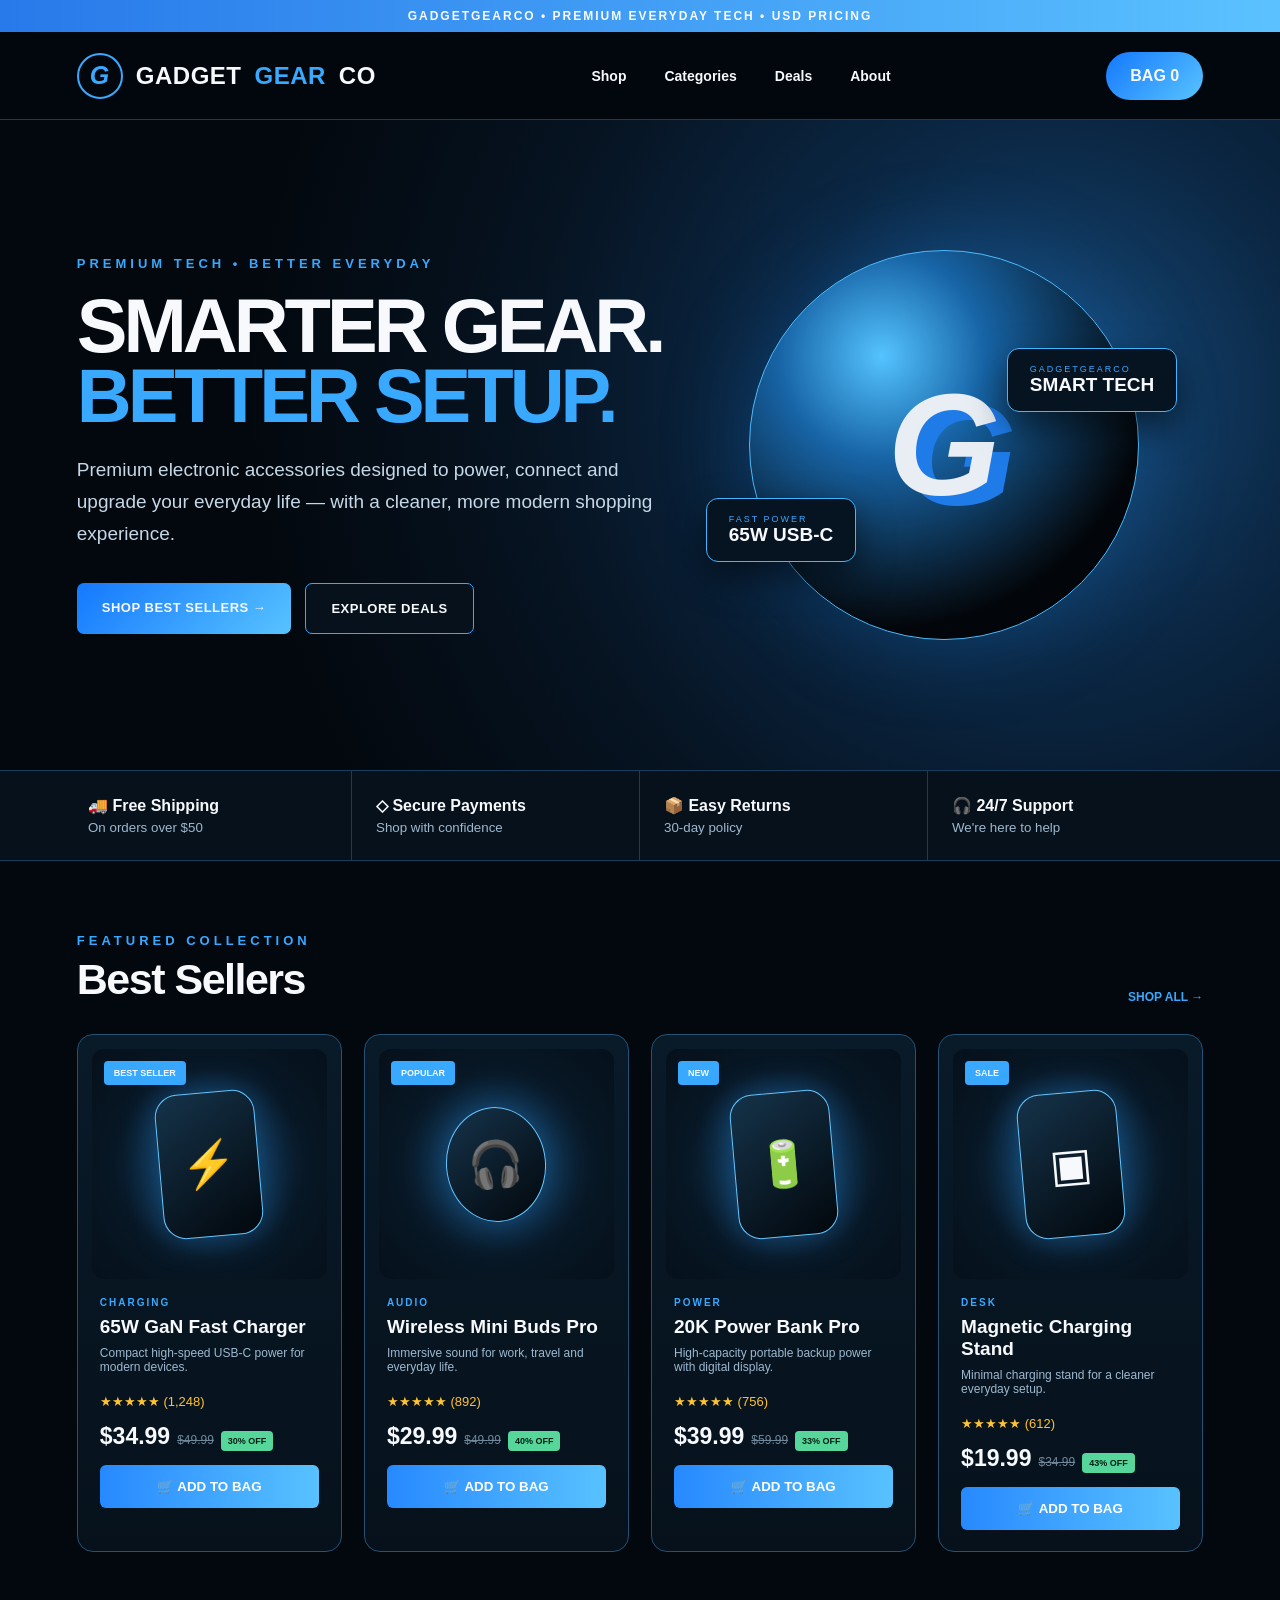
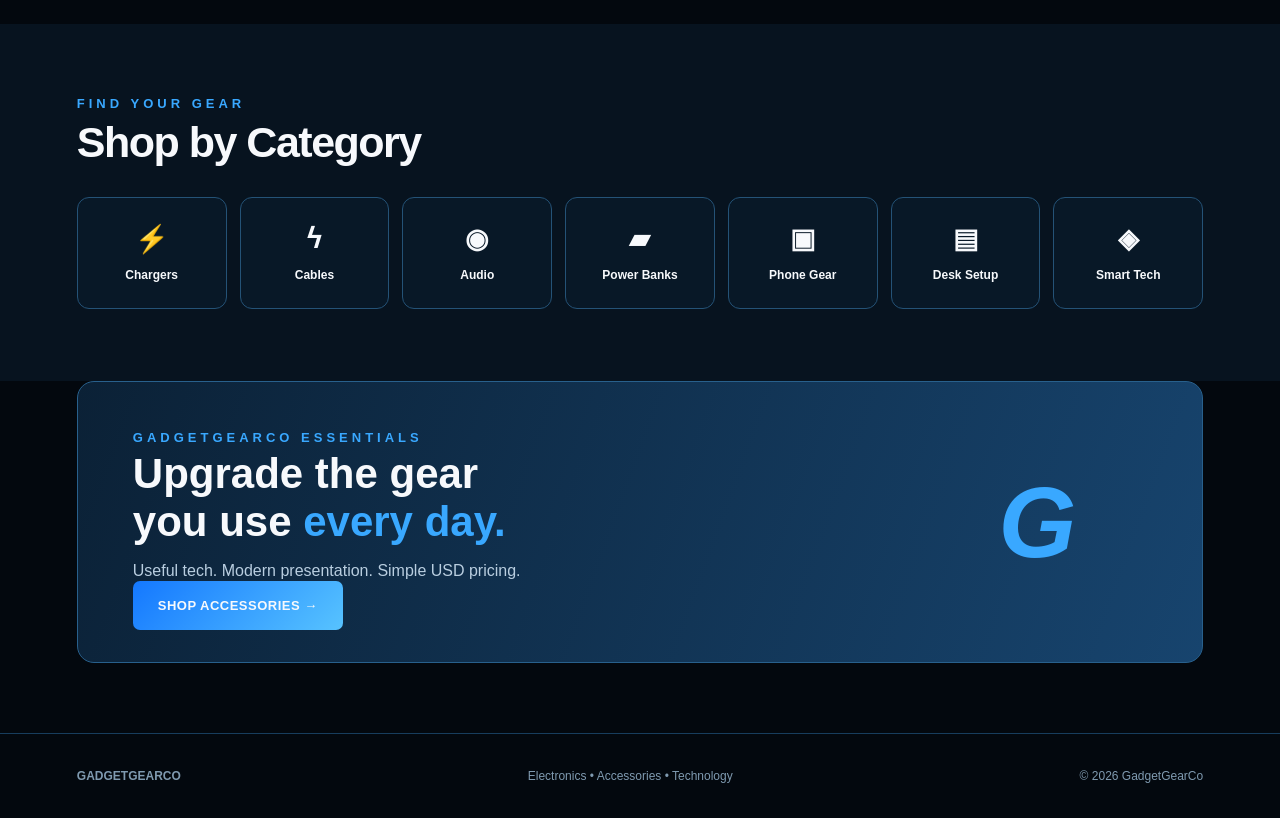
<file: index.html>
<!doctype html>
<html lang="en">
<head>
<meta charset="utf-8">
<meta name="viewport" content="width=device-width,initial-scale=1">
<title>GadgetGearCo | Premium Electronics & Accessories</title>
<style>
*{box-sizing:border-box}html{scroll-behavior:smooth}body{margin:0;background:#03080e;color:#f7f9fc;font-family:Arial,Helvetica,sans-serif}a{text-decoration:none;color:inherit}
:root{--blue:#39a8ff;--blue2:#1478ff;--panel:#071522;--panel2:#0a1d2f;--line:#173d5d;--muted:#9eb8cf;--green:#56d69b}
.top{background:linear-gradient(90deg,#2879ea,#5bc2ff);text-align:center;padding:9px;font-weight:800;font-size:12px;letter-spacing:2px}
header{height:88px;display:flex;align-items:center;justify-content:space-between;padding:0 6%;border-bottom:1px solid var(--line);position:sticky;top:0;background:rgba(3,8,14,.94);backdrop-filter:blur(14px);z-index:20}
.brand{display:flex;align-items:center;gap:13px;font-size:24px;font-weight:900;letter-spacing:.5px}.brandmark{width:46px;height:46px;border:2px solid var(--blue);border-radius:50%;display:grid;place-items:center;color:var(--blue);font-size:25px;font-style:italic}.brand span{color:var(--blue)}
nav{display:flex;gap:38px;font-weight:700;font-size:14px}.bag{background:linear-gradient(135deg,var(--blue2),#58c4ff);padding:15px 24px;border-radius:28px;font-weight:900}
.hero{min-height:650px;padding:76px 6%;display:grid;grid-template-columns:1.08fr .92fr;align-items:center;background:radial-gradient(circle at 82% 42%,#174b7b 0,#0b2744 24%,#061321 47%,#03080e 72%)}
.eyebrow{color:var(--blue);font-size:13px;font-weight:900;letter-spacing:4px}.hero h1{font-size:76px;line-height:.91;margin:20px 0 24px;max-width:680px;letter-spacing:-4px}.hero h1 em{font-style:normal;color:var(--blue)}.hero p{font-size:19px;line-height:1.7;color:#c6d8e7;max-width:620px}
.actions{display:flex;gap:14px;margin-top:32px}.btn{padding:17px 25px;border-radius:7px;font-weight:900;font-size:13px;letter-spacing:.5px;border:1px solid var(--blue)}.primary{background:linear-gradient(135deg,var(--blue2),#57c3ff);border:0}.secondary{background:#06111b}
.orbwrap{display:grid;place-items:center;position:relative}.orb{width:390px;height:390px;border-radius:50%;border:1px solid #4cbcff;background:radial-gradient(circle at 34% 27%,#54c3ff,#1764a6 27%,#06111b 66%,#020509 72%);display:grid;place-items:center;box-shadow:0 0 90px #187bd84d}.orb b{font-size:145px;font-style:italic;color:#e8eef4;text-shadow:16px 10px 0 #1f7be8}.float{position:absolute;background:#061321;border:1px solid #42b6ff;border-radius:12px;padding:15px 22px;box-shadow:0 15px 35px #0008}.f1{right:5%;top:25%}.f2{left:4%;bottom:20%}.float small{display:block;color:var(--blue);letter-spacing:2px;font-size:9px}.float strong{font-size:19px}
.trust{display:grid;grid-template-columns:repeat(4,1fr);border-top:1px solid var(--line);border-bottom:1px solid var(--line);background:#06111b;padding:0 5%}.trust div{padding:25px 24px;border-right:1px solid var(--line);font-weight:800}.trust div:last-child{border:0}.trust small{display:block;color:var(--muted);font-weight:400;margin-top:5px}
section{padding:72px 6%}.sectionhead{display:flex;align-items:end;justify-content:space-between;margin-bottom:30px}.sectionhead h2{font-size:43px;margin:7px 0 0;letter-spacing:-1.5px}.link{color:var(--blue);font-size:12px;font-weight:900}
.products{display:grid;grid-template-columns:repeat(4,1fr);gap:22px}.card{background:linear-gradient(180deg,#091a29,#06111b);border:1px solid #245276;border-radius:16px;padding:14px;transition:.25s;position:relative;overflow:hidden}.card:hover{transform:translateY(-6px);border-color:var(--blue);box-shadow:0 18px 45px #006cc02c}
.pic{height:230px;border-radius:12px;background:radial-gradient(circle,#174d78,#081725 58%,#05101a);display:grid;place-items:center;position:relative}.device{width:100px;height:145px;border-radius:23px;border:1px solid #64c5ff;background:linear-gradient(145deg,#15334a,#02070c);display:grid;place-items:center;box-shadow:0 0 35px #2a9cff55;transform:rotate(-5deg);font-size:45px}.round{border-radius:50%;height:115px}.tag{position:absolute;left:12px;top:12px;background:var(--blue);padding:7px 10px;border-radius:4px;font-size:9px;font-weight:900}.info{padding:18px 8px 7px}.cat{font-size:10px;letter-spacing:2px;color:var(--blue);font-weight:900}.info h3{font-size:19px;margin:8px 0}.desc{color:var(--muted);font-size:12px;min-height:34px}.rating{color:#ffc331;font-size:13px;margin:14px 0}.price{font-size:23px;font-weight:900}.old{font-size:12px;color:#70879a;text-decoration:line-through;margin-left:7px}.off{background:var(--green);color:#062014;font-size:9px;font-weight:900;padding:5px 7px;border-radius:4px;margin-left:7px}.add{width:100%;margin-top:15px;padding:14px;border:0;border-radius:6px;background:linear-gradient(90deg,#2789ff,#58c2ff);color:white;font-weight:900;cursor:pointer}
.categories{background:#07131f}.catgrid{display:grid;grid-template-columns:repeat(7,1fr);gap:13px}.catbox{border:1px solid #245276;border-radius:12px;text-align:center;padding:25px 8px;background:#081827;transition:.2s}.catbox:hover{border-color:var(--blue);transform:translateY(-3px)}.catbox b{display:block;font-size:27px;margin-bottom:10px}.catbox span{font-size:12px;font-weight:800}
.promo{margin:0 6% 70px;padding:48px 55px;border:1px solid #28608c;border-radius:17px;background:linear-gradient(110deg,#0b2136,#17446e);display:flex;justify-content:space-between;align-items:center}.promo h2{font-size:42px;margin:5px 0 12px}.promo h2 span{color:var(--blue)}.promo p{color:#b9cee0}.promoLogo{font-size:100px;font-weight:900;font-style:italic;color:var(--blue);padding-right:7%}
footer{border-top:1px solid var(--line);padding:35px 6%;display:flex;justify-content:space-between;color:#7f9ab0;font-size:12px}
@media(max-width:900px){nav{display:none}.hero{grid-template-columns:1fr;padding-top:55px}.hero h1{font-size:55px}.orb{width:280px;height:280px;margin:50px 0}.orb b{font-size:105px}.products{grid-template-columns:repeat(2,1fr)}.trust{grid-template-columns:repeat(2,1fr)}.catgrid{grid-template-columns:repeat(2,1fr)}}
@media(max-width:560px){header{padding:0 4%}.brand{font-size:18px}.hero{padding:50px 5%}.hero h1{font-size:45px}.products{grid-template-columns:1fr}.sectionhead h2{font-size:34px}.promo{margin:0 5% 45px;padding:32px 25px}.promoLogo{display:none}.trust{grid-template-columns:1fr}.actions{flex-direction:column}}
</style>
</head>
<body>
<div class="top">GADGETGEARCO • PREMIUM EVERYDAY TECH • USD PRICING</div>
<header><a class="brand" href="#"><i class="brandmark">G</i>GADGET<span>GEAR</span>CO</a><nav><a href="#shop">Shop</a><a href="#categories">Categories</a><a href="#deals">Deals</a><a href="#about">About</a></nav><a class="bag" href="#cart">BAG <span id="count">0</span></a></header>
<main>
<section class="hero"><div><div class="eyebrow">PREMIUM TECH • BETTER EVERYDAY</div><h1>SMARTER GEAR.<br><em>BETTER SETUP.</em></h1><p>Premium electronic accessories designed to power, connect and upgrade your everyday life — with a cleaner, more modern shopping experience.</p><div class="actions"><a class="btn primary" href="#shop">SHOP BEST SELLERS →</a><a class="btn secondary" href="#deals">EXPLORE DEALS</a></div></div><div class="orbwrap"><div class="orb"><b>G</b></div><div class="float f1"><small>GADGETGEARCO</small><strong>SMART TECH</strong></div><div class="float f2"><small>FAST POWER</small><strong>65W USB-C</strong></div></div></section>
<div class="trust"><div>🚚 Free Shipping<small>On orders over $50</small></div><div>◇ Secure Payments<small>Shop with confidence</small></div><div>📦 Easy Returns<small>30-day policy</small></div><div>🎧 24/7 Support<small>We're here to help</small></div></div>
<section id="shop"><div class="sectionhead"><div><div class="eyebrow">FEATURED COLLECTION</div><h2>Best Sellers</h2></div><a class="link" href="#categories">SHOP ALL →</a></div><div class="products">
<article class="card"><div class="pic"><span class="tag">BEST SELLER</span><div class="device">⚡</div></div><div class="info"><div class="cat">CHARGING</div><h3>65W GaN Fast Charger</h3><div class="desc">Compact high-speed USB-C power for modern devices.</div><div class="rating">★★★★★ (1,248)</div><div><span class="price">$34.99</span><span class="old">$49.99</span><span class="off">30% OFF</span></div><button class="add">🛒 ADD TO BAG</button></div></article>
<article class="card"><div class="pic"><span class="tag">POPULAR</span><div class="device round">🎧</div></div><div class="info"><div class="cat">AUDIO</div><h3>Wireless Mini Buds Pro</h3><div class="desc">Immersive sound for work, travel and everyday life.</div><div class="rating">★★★★★ (892)</div><div><span class="price">$29.99</span><span class="old">$49.99</span><span class="off">40% OFF</span></div><button class="add">🛒 ADD TO BAG</button></div></article>
<article class="card"><div class="pic"><span class="tag">NEW</span><div class="device">🔋</div></div><div class="info"><div class="cat">POWER</div><h3>20K Power Bank Pro</h3><div class="desc">High-capacity portable backup power with digital display.</div><div class="rating">★★★★★ (756)</div><div><span class="price">$39.99</span><span class="old">$59.99</span><span class="off">33% OFF</span></div><button class="add">🛒 ADD TO BAG</button></div></article>
<article class="card"><div class="pic"><span class="tag">SALE</span><div class="device">▣</div></div><div class="info"><div class="cat">DESK</div><h3>Magnetic Charging Stand</h3><div class="desc">Minimal charging stand for a cleaner everyday setup.</div><div class="rating">★★★★★ (612)</div><div><span class="price">$19.99</span><span class="old">$34.99</span><span class="off">43% OFF</span></div><button class="add">🛒 ADD TO BAG</button></div></article>
</div></section>
<section class="categories" id="categories"><div class="sectionhead"><div><div class="eyebrow">FIND YOUR GEAR</div><h2>Shop by Category</h2></div></div><div class="catgrid"><div class="catbox"><b>⚡</b><span>Chargers</span></div><div class="catbox"><b>ϟ</b><span>Cables</span></div><div class="catbox"><b>◉</b><span>Audio</span></div><div class="catbox"><b>▰</b><span>Power Banks</span></div><div class="catbox"><b>▣</b><span>Phone Gear</span></div><div class="catbox"><b>▤</b><span>Desk Setup</span></div><div class="catbox"><b>◈</b><span>Smart Tech</span></div></div></section>
<div class="promo" id="deals"><div><div class="eyebrow">GADGETGEARCO ESSENTIALS</div><h2>Upgrade the gear<br>you use <span>every day.</span></h2><p>Useful tech. Modern presentation. Simple USD pricing.</p><a class="btn primary" href="#shop">SHOP ACCESSORIES →</a></div><div class="promoLogo">G</div></div>
</main>
<footer id="about"><b>GADGETGEARCO</b><span>Electronics • Accessories • Technology</span><span>© 2026 GadgetGearCo</span></footer>
<script>
let n=0;document.querySelectorAll('.add').forEach(b=>b.addEventListener('click',()=>{n++;document.getElementById('count').textContent=n;b.textContent='✓ ADDED TO BAG';setTimeout(()=>b.textContent='🛒 ADD TO BAG',900)}));
</script>
</body></html>
</file>
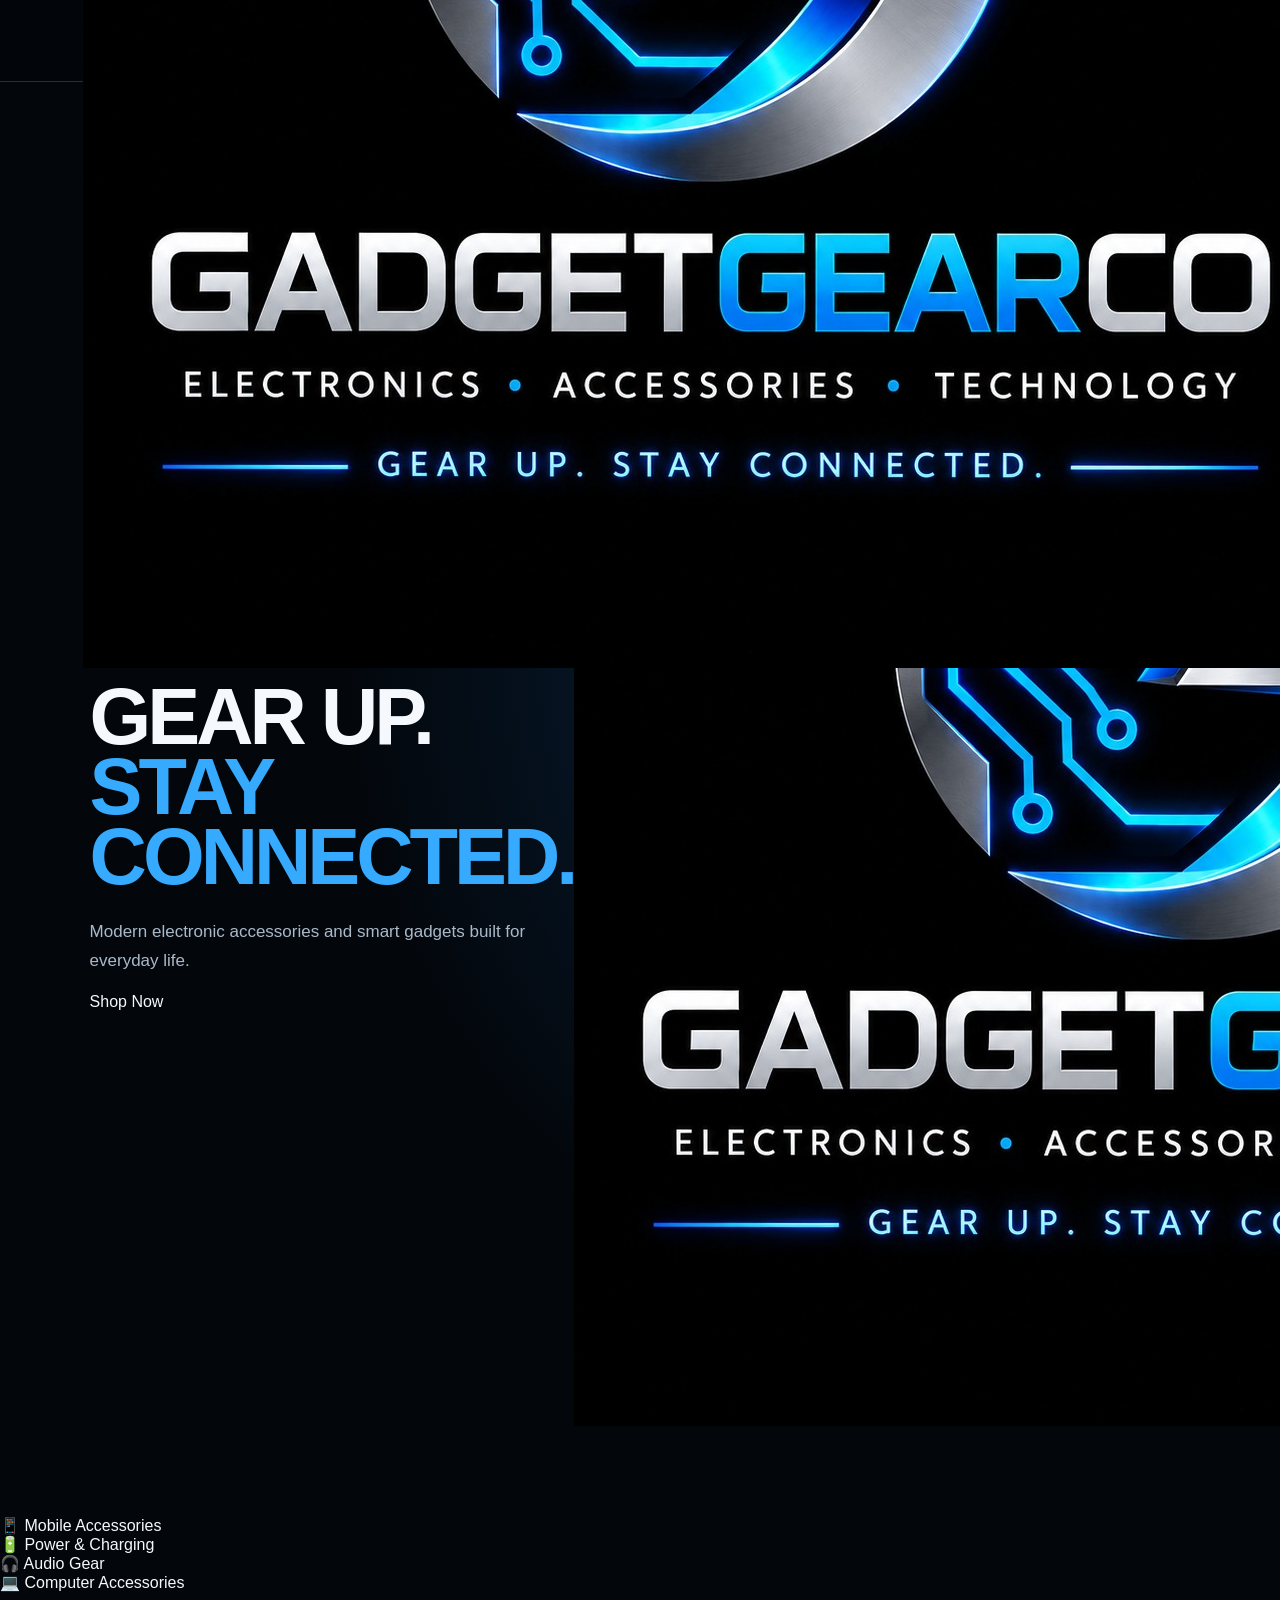
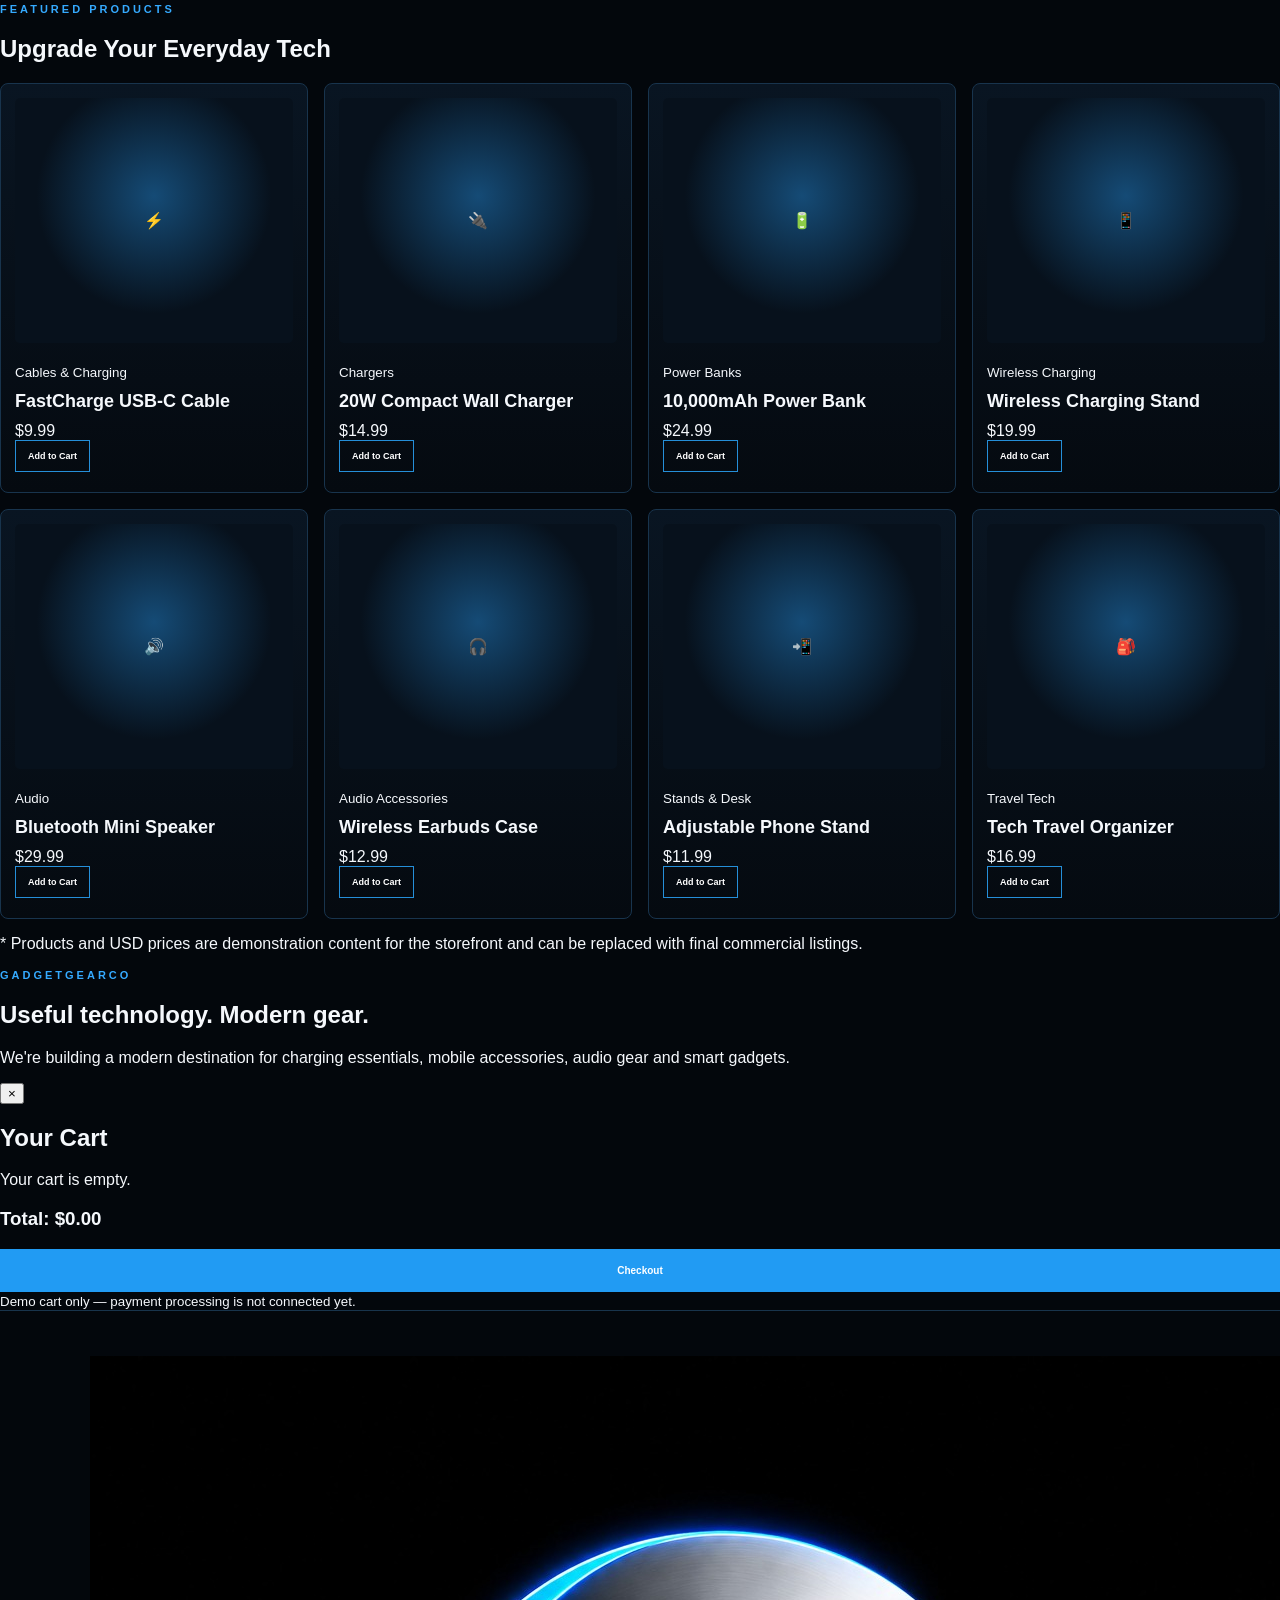
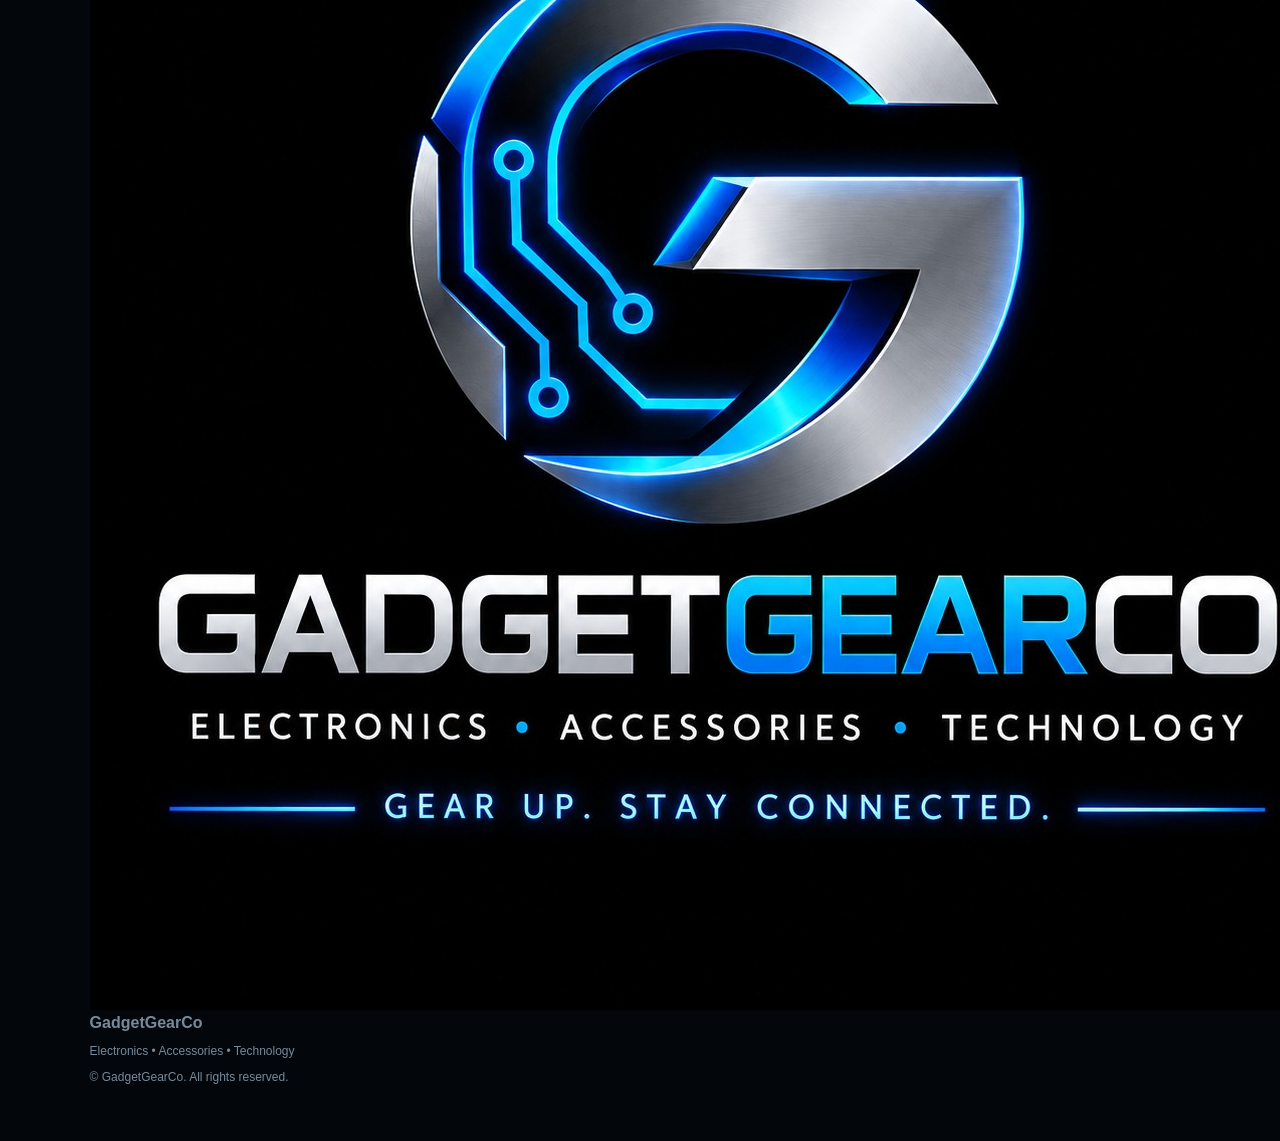
<file: GADGETGEARCO_INDEX_CORRECTED.html>
<!doctype html><html lang="en"><head><meta charset="utf-8"><meta name="viewport" content="width=device-width,initial-scale=1"><title>GadgetGearCo | Electronics & Tech Accessories</title><meta name="description" content="GadgetGearCo electronic accessories and smart gadgets."><link rel="stylesheet" href="styles.css"></head>
<body><header><a class="brand" href="#"><img src="logo.jpg"><b>GADGET<span>GEAR</span>CO</b></a><nav><a href="#shop">Shop</a><a href="#categories">Categories</a><a href="#about">About</a></nav><button id="cartBtn">Cart <b id="count">0</b></button></header>
<main><section class="hero"><div><p class="eyebrow">ELECTRONICS • ACCESSORIES • TECHNOLOGY</p><h1>GEAR UP.<br><span>STAY CONNECTED.</span></h1><p>Modern electronic accessories and smart gadgets built for everyday life.</p><a class="cta" href="#shop">Shop Now</a></div><img src="logo.jpg" alt="GadgetGearCo"></section>
<section class="categories" id="categories"><div>📱 Mobile Accessories</div><div>🔋 Power & Charging</div><div>🎧 Audio Gear</div><div>💻 Computer Accessories</div></section>
<section class="shop" id="shop"><p class="eyebrow">FEATURED PRODUCTS</p><h2>Upgrade Your Everyday Tech</h2><div class="products"><article class="product"><div class="visual">⚡</div><small>Cables & Charging</small><h3>FastCharge USB-C Cable</h3><div class="price">$9.99</div><button class="add" data-name="FastCharge USB-C Cable" data-price="9.99">Add to Cart</button></article>
<article class="product"><div class="visual">🔌</div><small>Chargers</small><h3>20W Compact Wall Charger</h3><div class="price">$14.99</div><button class="add" data-name="20W Compact Wall Charger" data-price="14.99">Add to Cart</button></article>
<article class="product"><div class="visual">🔋</div><small>Power Banks</small><h3>10,000mAh Power Bank</h3><div class="price">$24.99</div><button class="add" data-name="10,000mAh Power Bank" data-price="24.99">Add to Cart</button></article>
<article class="product"><div class="visual">📱</div><small>Wireless Charging</small><h3>Wireless Charging Stand</h3><div class="price">$19.99</div><button class="add" data-name="Wireless Charging Stand" data-price="19.99">Add to Cart</button></article>
<article class="product"><div class="visual">🔊</div><small>Audio</small><h3>Bluetooth Mini Speaker</h3><div class="price">$29.99</div><button class="add" data-name="Bluetooth Mini Speaker" data-price="29.99">Add to Cart</button></article>
<article class="product"><div class="visual">🎧</div><small>Audio Accessories</small><h3>Wireless Earbuds Case</h3><div class="price">$12.99</div><button class="add" data-name="Wireless Earbuds Case" data-price="12.99">Add to Cart</button></article>
<article class="product"><div class="visual">📲</div><small>Stands & Desk</small><h3>Adjustable Phone Stand</h3><div class="price">$11.99</div><button class="add" data-name="Adjustable Phone Stand" data-price="11.99">Add to Cart</button></article>
<article class="product"><div class="visual">🎒</div><small>Travel Tech</small><h3>Tech Travel Organizer</h3><div class="price">$16.99</div><button class="add" data-name="Tech Travel Organizer" data-price="16.99">Add to Cart</button></article></div><p class="note">* Products and USD prices are demonstration content for the storefront and can be replaced with final commercial listings.</p></section>
<section class="about" id="about"><p class="eyebrow">GADGETGEARCO</p><h2>Useful technology. Modern gear.</h2><p>We're building a modern destination for charging essentials, mobile accessories, audio gear and smart gadgets.</p></section></main>
<aside id="cart"><button id="close">×</button><h2>Your Cart</h2><div id="items"><p>Your cart is empty.</p></div><h3>Total: <span id="total">$0.00</span></h3><button class="checkout">Checkout</button><small>Demo cart only — payment processing is not connected yet.</small></aside><div id="overlay"></div>
<footer><img src="logo.jpg"><b>GadgetGearCo</b><p>Electronics • Accessories • Technology</p><p>© <span id="year"></span> GadgetGearCo. All rights reserved.</p></footer><script src="script.js"></script></body></html>
</file>
<file: styles.css>
*{box-sizing:border-box}html{scroll-behavior:smooth}body{margin:0;background:#03070c;color:#f5f8fc;font-family:Arial,Helvetica,sans-serif}a{color:inherit;text-decoration:none}.topbar{text-align:center;padding:10px;background:#168cff;color:#fff;font-size:11px;font-weight:800;letter-spacing:2px}.topbar span{margin:0 12px}header{height:82px;display:flex;align-items:center;justify-content:space-between;padding:0 6.5%;border-bottom:1px solid #17314a;background:rgba(3,7,12,.96);position:sticky;top:0;z-index:20}.brand{display:flex;align-items:center;gap:11px;font-weight:900;letter-spacing:.6px}.brand span{color:#3aafff}.brand small{display:block;font-size:7px;letter-spacing:1.5px;color:#708399;margin-top:3px}.mark{width:42px;height:42px;border:1px solid #1d83c5;border-radius:50%;display:grid;place-items:center;font-size:22px;font-style:italic;color:#49b7ff;box-shadow:inset 0 0 18px #0c5c96}nav{display:flex;gap:34px;font-size:13px;font-weight:700}nav a:hover{color:#39aaff}.actions{display:flex;gap:10px}.actions button{border:1px solid #1c3953;background:#08121e;color:#fff;border-radius:22px;padding:11px 16px}.cart{background:#168cff!important;border-color:#168cff!important;font-weight:800}.cart b{background:#fff;color:#0878cf;border-radius:12px;padding:2px 7px;margin-left:6px}.hero{min-height:660px;padding:90px 7%;display:grid;grid-template-columns:1.05fr .95fr;align-items:center;overflow:hidden;background:radial-gradient(circle at 82% 40%,#0b3761 0,#071b30 22%,#03070c 52%)}.eyebrow{color:#35aaff;font-size:11px;letter-spacing:3px;font-weight:900}.hero h1{font-size:clamp(55px,6.2vw,96px);line-height:.88;margin:20px 0 26px;letter-spacing:-4px}.hero h1 span,.deal h2 span{color:#35aaff}.hero p{max-width:610px;color:#aab9c9;font-size:17px;line-height:1.7}.hero-buttons{display:flex;gap:14px;margin:34px 0}.primary,.secondary{display:inline-block;padding:16px 22px;border-radius:4px;font-size:12px;font-weight:900;letter-spacing:1px}.primary{background:#269fff;color:white}.secondary{border:1px solid #29445d}.proof{display:flex;gap:35px;margin-top:54px}.proof div{border-left:2px solid #269fff;padding-left:10px}.proof b,.proof small{display:block}.proof small{color:#71869b;font-size:8px;letter-spacing:1.5px;margin-top:4px}.hero-art{height:520px;position:relative}.glow{position:absolute;width:390px;height:390px;border-radius:50%;background:#0a8dff;filter:blur(100px);opacity:.2;left:18%;top:15%}.device{position:absolute;background:linear-gradient(145deg,#101b29,#03060a);border:1px solid #244c6e;box-shadow:0 35px 80px #000}.phone{width:230px;height:430px;border-radius:42px;left:31%;top:7%;transform:rotate(8deg);display:grid;place-content:center;text-align:center}.phone:before{content:"";position:absolute;inset:10px;border:1px solid #0e3859;border-radius:34px;background:radial-gradient(circle,#0a3a62,#02060b 65%)}.phone span,.phone small{z-index:2}.phone span{font-size:72px;color:#35aaff}.phone small{letter-spacing:4px;font-weight:900;line-height:1.5}.pod{width:150px;height:150px;border-radius:40px;right:5%;bottom:8%;display:grid;place-items:center;font-size:60px;color:#35aaff;transform:rotate(-9deg)}.floating{position:absolute;padding:16px 18px;background:#081523dd;border:1px solid #235477;border-radius:12px;color:#7c91a6;font-size:9px;letter-spacing:2px;box-shadow:0 15px 30px #0008}.floating b{display:block;color:white;font-size:20px;margin-top:5px}.f1{left:10%;bottom:16%}.f2{right:0;top:17%}.category-strip{display:grid;grid-template-columns:repeat(4,1fr);padding:22px 6%;gap:12px;background:#07111d;border-block:1px solid #132c43}.category-strip a{display:flex;align-items:center;gap:14px;padding:19px;border:1px solid #183852;background:#08131f}.category-strip a>span{font-size:24px;color:#3babff}.category-strip div{flex:1}.category-strip b,.category-strip small{display:block}.category-strip b{font-size:11px;letter-spacing:1px}.category-strip small{font-size:10px;color:#72879b;margin-top:4px}.products-section{padding:95px 7%}.section-head{display:flex;align-items:end;justify-content:space-between;margin-bottom:35px}.section-head h2,.deal h2,.newsletter h2{font-size:42px;margin:10px 0 0}.section-head>a{font-size:10px;color:#46b2ff;letter-spacing:1px}.products{display:grid;grid-template-columns:repeat(4,1fr);gap:16px}.product{position:relative;padding:14px 14px 20px;border:1px solid #18344d;background:linear-gradient(180deg,#091522,#050a10);border-radius:8px}.badge{position:absolute;z-index:2;top:24px;left:24px;background:#198ef0;padding:7px 9px;font-size:8px;font-weight:900;letter-spacing:1px}.badge.new{background:#e9f3fb;color:#06101a}.badge.sale{background:#34a7ff}.visual{height:245px;border-radius:5px;background:radial-gradient(circle at 50% 40%,#154b76,#07111c 58%);display:grid;place-items:center;margin-bottom:20px;overflow:hidden}.charger span{font-size:92px;color:#38acff;filter:drop-shadow(0 0 22px #1a8be7)}.bank span{width:95px;height:150px;border:5px solid #6f8495;border-radius:18px;display:grid;place-items:center;color:#42b4ff;font-size:28px;box-shadow:inset 0 0 30px #0876c4}.buds{display:flex;gap:25px}.buds i{width:48px;height:105px;border-radius:30px 30px 18px 18px;background:linear-gradient(135deg,#d8e2e9,#556d80);transform:rotate(12deg);box-shadow:0 0 25px #1489d455}.buds i:last-child{transform:rotate(-12deg)}.stand span{font-size:110px;color:#9eb0bd;transform:rotate(-12deg)}.meta{color:#35aaff;font-size:8px;letter-spacing:2px}.product h3{font-size:18px;margin:10px 0}.product p{color:#778b9e;font-size:12px;line-height:1.5;min-height:37px}.buy{display:flex;align-items:center;gap:8px;margin-top:20px}.buy strong{font-size:18px}.buy del{font-size:11px;color:#657789}.add{margin-left:auto;border:1px solid #258fd9;background:transparent;color:#fff;padding:10px 12px;font-size:9px;font-weight:900}.add:hover{background:#258fd9}.deal{margin:20px 7% 90px;padding:70px;min-height:430px;display:grid;grid-template-columns:1fr 1fr;align-items:center;background:linear-gradient(120deg,#07121e,#0b2947);border:1px solid #1b4262;overflow:hidden}.deal h2{font-size:52px}.deal p{color:#8da0b3;margin-bottom:30px}.deal-art{height:300px;position:relative}.ring{position:absolute;width:280px;height:280px;border:35px solid #0d6caf;border-radius:50%;right:15%;opacity:.55;box-shadow:0 0 70px #148ee9}.cube{position:absolute;width:170px;height:170px;right:26%;top:55px;display:grid;place-items:center;background:linear-gradient(145deg,#14283a,#02060a);border:1px solid #3a7198;border-radius:35px;transform:rotate(18deg);font-size:70px;color:#43b3ff;box-shadow:0 30px 50px #000}.deal-card{position:absolute;bottom:5px;left:10%;background:#050b12e8;border:1px solid #245170;padding:18px 25px}.deal-card>*{display:block}.deal-card small{color:#39aaff;letter-spacing:2px}.deal-card b{margin:7px 0}.deal-card span{font-size:11px;color:#8ca1b4}.trust{padding:35px 7%;display:grid;grid-template-columns:repeat(3,1fr);gap:20px;border-block:1px solid #18344c;background:#07111c}.trust div{text-align:center}.trust b,.trust span{display:block}.trust b{font-size:11px;letter-spacing:1px}.trust span{font-size:10px;color:#758a9e;margin-top:6px}.newsletter{padding:70px 7%;display:flex;justify-content:space-between;align-items:center}.newsletter form{display:flex;width:45%}.newsletter input{flex:1;background:#07121d;border:1px solid #23445e;color:white;padding:16px}.newsletter button,.checkout{background:#219bf3;color:white;border:0;padding:16px 22px;font-weight:900;font-size:10px}footer{padding:45px 7%;border-top:1px solid #18344c;color:#778a9b}footer p{font-size:12px}.drawer{position:fixed;z-index:50;right:-430px;top:0;width:min(420px,100%);height:100%;background:#07111c;border-left:1px solid #23445e;padding:28px;transition:.3s}.drawer.open{right:0}.drawer-head{display:flex;justify-content:space-between;align-items:center}.drawer-head button{background:none;border:0;color:white;font-size:30px}.cart-items{min-height:55%;padding:20px 0}.cart-row{display:flex;justify-content:space-between;padding:14px 0;border-bottom:1px solid #18344c;font-size:12px}.total{display:flex;justify-content:space-between;font-size:20px;padding:20px 0}.checkout{width:100%}.drawer>small{display:block;color:#657b8e;margin-top:15px}.overlay{display:none;position:fixed;z-index:40;inset:0;background:#000a}.overlay.show{display:block}@media(max-width:900px){nav{display:none}.hero{grid-template-columns:1fr;padding-top:60px}.hero-art{height:420px}.category-strip,.products{grid-template-columns:repeat(2,1fr)}.deal{grid-template-columns:1fr;padding:40px}.deal-art{margin-top:30px}.newsletter{display:block}.newsletter form{width:100%;margin-top:25px}}@media(max-width:560px){header{padding:0 4%}.brand small,.search{display:none}.hero{padding:55px 5%;min-height:auto}.hero h1{font-size:52px;letter-spacing:-2px}.hero-art{height:330px}.phone{width:160px;height:300px;left:25%}.pod{width:100px;height:100px}.proof{gap:12px}.category-strip,.products{grid-template-columns:1fr}.products-section{padding:65px 5%}.section-head h2{font-size:34px}.deal{margin:10px 5% 60px;padding:30px}.deal h2{font-size:38px}.trust{grid-template-columns:1fr}.newsletter{padding:55px 5%}.newsletter form{display:block}.newsletter input,.newsletter button{width:100%}.newsletter button{margin-top:8px}}
</file>
